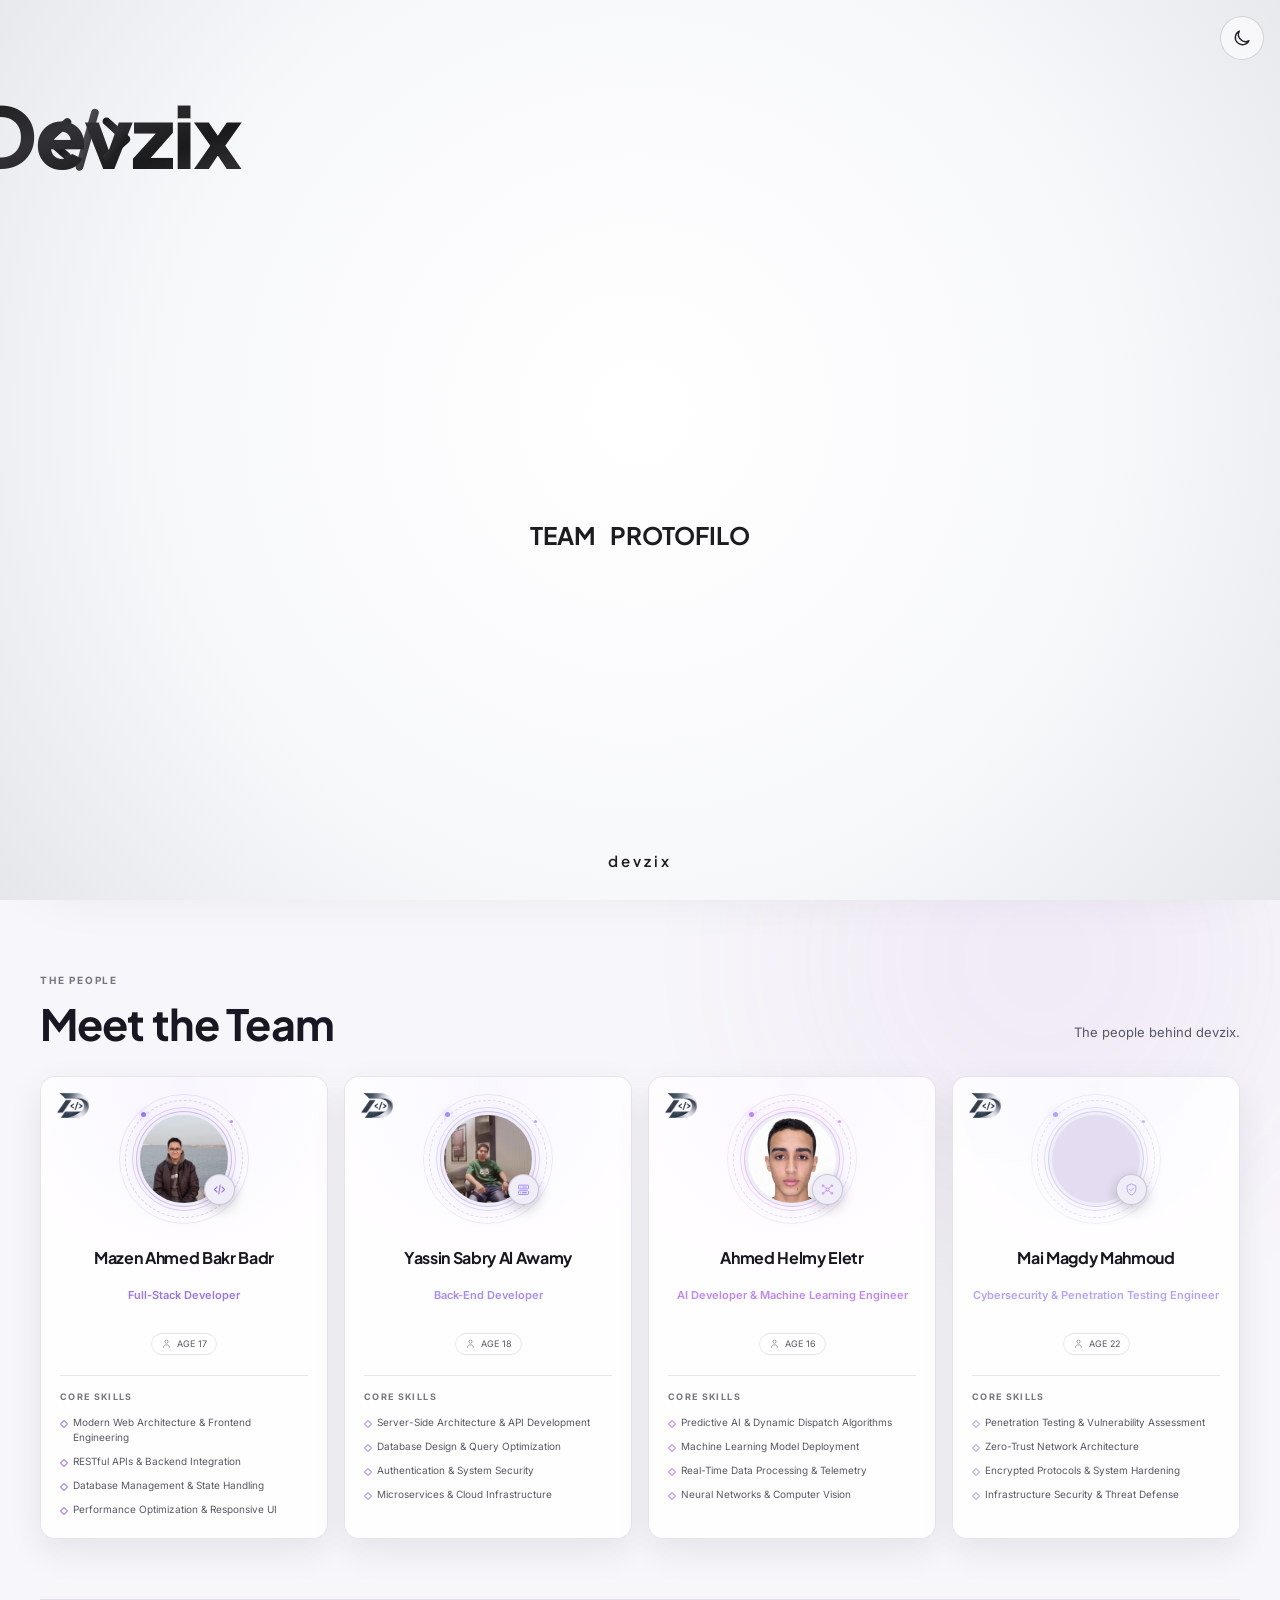
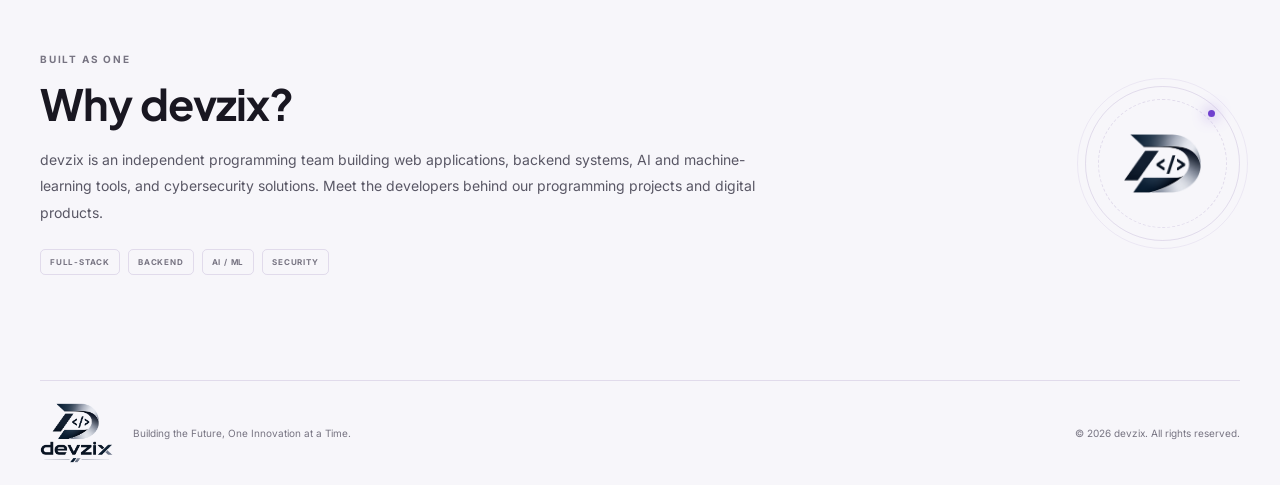
<file: devzix-main/index.html>
<!doctype html>
<html lang="en" dir="ltr">
<head>
  <meta charset="utf-8">
  <meta name="viewport" content="width=device-width, initial-scale=1">
  <meta name="theme-color" content="#f4f7fb">
  <meta name="description" content="devzix is an independent programming team building web, backend, AI, and cybersecurity projects. Meet the developers behind our software solutions.">
  <meta property="og:title" content="devzix — Programming Team">
  <meta property="og:description" content="Meet devzix, an independent programming team building web, backend, AI, and cybersecurity projects.">
  <meta property="og:type" content="website">
  <meta name="twitter:card" content="summary">
  <link rel="icon" href="./favicon.ico?v=2" sizes="48x48">
  <link rel="icon" type="image/svg+xml" href="./favicon.svg?v=2">
  <link rel="icon" type="image/png" sizes="32x32" href="./favicon-32x32.png?v=2">
  <link rel="icon" type="image/png" sizes="16x16" href="./favicon-16x16.png?v=2">
  <link rel="apple-touch-icon" sizes="180x180" href="./apple-touch-icon.png?v=2">
  <link rel="preload" as="image" href="./assets/images/team/mazen.webp" type="image/webp" fetchpriority="high">
  <link rel="preload" as="image" href="./assets/images/team/yassen.webp" type="image/webp" fetchpriority="high">
  <link rel="preload" as="image" href="./assets/images/team/ahmed.png" type="image/png" fetchpriority="high">
  <link rel="preload" as="image" href="./assets/images/team/mai.jpeg" type="image/jpeg" fetchpriority="high">
  <title>devzix — Programming Team</title>
  <link rel="preconnect" href="https://fonts.googleapis.com">
  <link rel="preconnect" href="https://fonts.gstatic.com" crossorigin>
  <link href="https://fonts.googleapis.com/css2?family=DM+Sans:wght@400;500;600;700&family=IBM+Plex+Mono:wght@400;500;600&family=IBM+Plex+Sans+Arabic:wght@400;500;600;700&family=Inter:wght@400;500;600&family=Plus+Jakarta+Sans:ital,wght@0,500;0,600;0,700;0,800;1,700&family=Playfair+Display:ital,wght@1,800&family=Space+Grotesk:wght@400;500;600;700&display=swap" rel="stylesheet">
  <script>
    (function () {
      var savedTheme = null;
      var savedLanguage = null;
      try {
        savedTheme = window.localStorage.getItem('devzix-theme');
        savedLanguage = window.localStorage.getItem('devzix-language');
      } catch (error) {}
      var theme = savedTheme === 'light' || savedTheme === 'dark' ? savedTheme : 'light';
      var language = savedLanguage === 'ar' ? 'ar' : 'en';
      document.documentElement.setAttribute('data-intro-theme', theme);
      document.documentElement.lang = language;
      document.documentElement.dir = language === 'ar' ? 'rtl' : 'ltr';
    })();
  </script>
  <link rel="stylesheet" href="./css/style.css">
  <script src="./js/script.js" defer></script>
</head>
<body class="light-mode">
  <div id="intro" data-intro-theme="light">
  <button id="intro-theme-toggle" type="button" aria-label="Switch to light mode">
    <svg class="intro-sun" viewBox="0 0 24 24" fill="none" aria-hidden="true"><circle cx="12" cy="12" r="4"/><path d="M12 2v2m0 16v2M4.93 4.93l1.42 1.42m11.3 11.3 1.42 1.42M2 12h2m16 0h2M4.93 19.07l1.42-1.42m11.3-11.3 1.42-1.42"/></svg>
    <svg class="intro-moon" viewBox="0 0 24 24" fill="none" aria-hidden="true"><path d="M20.3 15.2A8.5 8.5 0 0 1 8.8 3.7 8.6 8.6 0 1 0 20.3 15.2Z"/></svg>
  </button>
<svg viewBox="300 260 1320 560" preserveAspectRatio="xMidYMid meet" xmlns="http://www.w3.org/2000/svg">
  <defs>
    <!-- Translucent Frosted Glass Base Gradient -->
    <linearGradient id="intro-appleGlassSurface" x1="15%" y1="0%" x2="85%" y2="100%">
      <stop offset="0%" style="stop-color: var(--intro-glass-1); stop-opacity: var(--intro-glass-opacity-1)"/>
      <stop offset="40%" style="stop-color: var(--intro-glass-2); stop-opacity: var(--intro-glass-opacity-2)"/>
      <stop offset="80%" style="stop-color: var(--intro-glass-3); stop-opacity: var(--intro-glass-opacity-3)"/>
      <stop offset="100%" style="stop-color: var(--intro-glass-4); stop-opacity: var(--intro-glass-opacity-4)"/>
    </linearGradient>

    <!-- Razor-Sharp Prismatic Glass Perimeter (Top Specular Highlight) -->
    <linearGradient id="intro-glassSpecularRim" x1="0%" y1="0%" x2="0%" y2="100%">
      <stop offset="0%" style="stop-color: var(--intro-rim-1); stop-opacity: var(--intro-rim-opacity-1)"/>
      <stop offset="25%" style="stop-color: var(--intro-rim-2); stop-opacity: var(--intro-rim-opacity-2)"/>
      <stop offset="65%" style="stop-color: var(--intro-rim-3); stop-opacity: var(--intro-rim-opacity-3)"/>
      <stop offset="100%" style="stop-color: var(--intro-rim-4); stop-opacity: var(--intro-rim-opacity-4)"/>
    </linearGradient>

    <!-- Inner Beveled Glass Caustic Reflection -->
    <linearGradient id="intro-innerBevelGleam" x1="0%" y1="0%" x2="0%" y2="100%">
      <stop offset="0%" style="stop-color: var(--intro-bevel-1); stop-opacity: var(--intro-bevel-opacity-1)"/>
      <stop offset="15%" style="stop-color: var(--intro-bevel-2); stop-opacity: var(--intro-bevel-opacity-2)"/>
      <stop offset="85%" style="stop-color: var(--intro-bevel-3); stop-opacity: var(--intro-bevel-opacity-3)"/>
      <stop offset="100%" style="stop-color: var(--intro-bevel-4); stop-opacity: var(--intro-bevel-opacity-4)"/>
    </linearGradient>

    <!-- VisionOS Curved Horizon Reflection Highlight -->
    <linearGradient id="intro-curvedHorizonSheen" x1="0%" y1="0%" x2="100%" y2="60%">
      <stop offset="0%" style="stop-color: var(--intro-sheen-1); stop-opacity: var(--intro-sheen-opacity-1)"/>
      <stop offset="50%" style="stop-color: var(--intro-sheen-2); stop-opacity: var(--intro-sheen-opacity-2)"/>
      <stop offset="100%" style="stop-color: var(--intro-sheen-3); stop-opacity: var(--intro-sheen-opacity-3)"/>
    </linearGradient>

    <!-- Deep Space Titanium for Vector Elements and Brand Typography -->
    <linearGradient id="intro-darkTitanium" x1="0%" y1="0%" x2="100%" y2="100%">
      <stop offset="0%" style="stop-color: var(--intro-ink-1); stop-opacity: var(--intro-ink-opacity-1)"/>
      <stop offset="40%" style="stop-color: var(--intro-ink-2); stop-opacity: var(--intro-ink-opacity-2)"/>
      <stop offset="70%" style="stop-color: var(--intro-ink-3); stop-opacity: var(--intro-ink-opacity-3)"/>
      <stop offset="100%" style="stop-color: var(--intro-ink-4); stop-opacity: var(--intro-ink-opacity-4)"/>
    </linearGradient>

    <!-- TACTILE FROSTED GLASS TEXTURE (Procedural Optical Micro-Grain) -->
    <filter id="intro-frostedGlassTexture" x="0%" y="0%" width="100%" height="100%">
      <feTurbulence type="fractalNoise" baseFrequency="0.82" numOctaves="4" result="rawNoise"/>
      <feColorMatrix type="matrix" values="
        0.35 0    0    0 0.75
        0    0.35 0    0 0.75
        0    0    0.38 0 0.78
        0    0    0    0.28 0" in="rawNoise" result="frostedGrain"/>
      <feComposite in="frostedGrain" in2="SourceGraphic" operator="in"/>
    </filter>

    <!-- Multi-Layered VisionOS Elevated Glass Shadows -->
    <filter id="intro-appleGlassElevation" x="-40%" y="-40%" width="180%" height="200%">
      <feDropShadow dx="0" dy="35" stdDeviation="45" flood-color="var(--intro-shadow-1)" flood-opacity="0.09"/>
      <feDropShadow dx="0" dy="12" stdDeviation="18" flood-color="var(--intro-shadow-2)" flood-opacity="0.05"/>
      <feDropShadow dx="0" dy="2" stdDeviation="3" flood-color="var(--intro-shadow-3)" flood-opacity="0.03"/>
    </filter>

    <style>
      <![CDATA[
      /* --- Apple Motion Curves --- */

      /* 1. Main Capsule Float, Scale & Entrance */
      @keyframes intro-glassPillEntrance {
        0% {
          transform: translate(960px, 460px) scale(0.9);
          opacity: 0;
          filter: blur(14px);
        }
        14% {
          transform: translate(960px, 460px) scale(1.0);
          opacity: 1;
          filter: blur(0px);
        }
        82% {
          transform: translate(960px, 460px) scale(1.0);
          opacity: 1;
          filter: blur(0px);
        }
        94%, 100% {
          transform: translate(960px, 460px) scale(1.03);
          opacity: 0;
          filter: blur(10px);
        }
      }

      /* 2. Frosted Capsule Seamless Morphing Expansion */
      @keyframes intro-glassPillExpand {
        0%, 14% {
          width: 220px;
          x: -110px;
        }
        32%, 82% {
          width: 1200px;
          x: -600px;
        }
        94%, 100% {
          width: 220px;
          x: -110px;
        }
      }

      /* Inner Bevel Match */
      @keyframes intro-glassInnerExpand {
        0%, 14% {
          width: 212px;
          x: -106px;
        }
        32%, 82% {
          width: 1192px;
          x: -596px;
        }
        94%, 100% {
          width: 212px;
          x: -106px;
        }
      }

      /* 3. Left Bracket Smooth Glide */
      @keyframes intro-leftBracketSlide {
        0%, 14% {
          transform: translateX(0px);
        }
        32%, 82% {
          transform: translateX(-445px);
        }
        94%, 100% {
          transform: translateX(0px);
        }
      }

      /* 4. Slash Smooth Glide */
      @keyframes intro-slashSlide {
        0%, 14% {
          transform: translateX(0px);
        }
        32%, 82% {
          transform: translateX(-385px);
        }
        94%, 100% {
          transform: translateX(0px);
        }
      }

      /* 5. Right Bracket Smooth Glide */
      @keyframes intro-rightBracketSlide {
        0%, 14% {
          transform: translateX(0px);
        }
        32%, 82% {
          transform: translateX(445px);
        }
        94%, 100% {
          transform: translateX(0px);
        }
      }

      /* 6. Clean Typography Reveal Without Any Vertical Bar Line */
      @keyframes intro-textRevealClean {
        0%, 30% {
          -webkit-clip-path: inset(0 100% 0 0);
          clip-path: inset(0 100% 0 0);
          opacity: 0;
          transform: translateX(-18px);
        }
        32% {
          opacity: 1;
        }
        48%, 82% {
          -webkit-clip-path: inset(0 0% 0 0);
          clip-path: inset(0 0% 0 0);
          opacity: 1;
          transform: translateX(0px);
        }
        92%, 100% {
          -webkit-clip-path: inset(0 0% 0 0);
          clip-path: inset(0 0% 0 0);
          opacity: 0;
        }
      }

      /* 7. Subtitle Entrance Sequence */
      @keyframes intro-appleSubtitleSequence {
        0%, 42% {
          opacity: 0;
          transform: translateY(24px) scale(0.96);
          letter-spacing: 0.18em;
          filter: blur(6px);
        }
        58%, 82% {
          opacity: 1;
          transform: translateY(0) scale(1.0);
          letter-spacing: 0.32em;
          filter: blur(0px);
        }
        92%, 100% {
          opacity: 0;
          transform: translateY(-10px);
        }
      }

      /* Class Bindings */
      #intro .glass-container {
        animation: intro-glassPillEntrance 6.4s cubic-bezier(0.16, 1, 0.3, 1) infinite;
      }
      #intro .glass-body {
        animation: intro-glassPillExpand 6.4s cubic-bezier(0.16, 1, 0.3, 1) infinite;
      }
      #intro .glass-inner {
        animation: intro-glassInnerExpand 6.4s cubic-bezier(0.16, 1, 0.3, 1) infinite;
      }
      #intro .bracket-left {
        animation: intro-leftBracketSlide 6.4s cubic-bezier(0.16, 1, 0.3, 1) infinite;
      }
      #intro .slash-item {
        animation: intro-slashSlide 6.4s cubic-bezier(0.16, 1, 0.3, 1) infinite;
      }
      #intro .bracket-right {
        animation: intro-rightBracketSlide 6.4s cubic-bezier(0.16, 1, 0.3, 1) infinite;
      }
      #intro .text-clean-wipe {
        animation: intro-textRevealClean 6.4s cubic-bezier(0.16, 1, 0.3, 1) infinite;
      }
      #intro .sub-title-large {
        font-family: 'Plus Jakarta Sans', sans-serif;
        font-size: 42px;
        font-weight: 700;
        fill: var(--intro-sub-color);
        animation: intro-appleSubtitleSequence 6.4s cubic-bezier(0.16, 1, 0.3, 1) infinite;
      }
      ]]>
    </style>
  </defs>

  <!-- Morphing Apple Glassmorphic Pill -->
  <g class="glass-container">
    <!-- Layer 1: Translucent Refractive Surface with Multi-tier Elevation Drop Shadow -->
    <rect class="glass-body" 
          y="-110" 
          height="220" 
          rx="110" 
          fill="url(#intro-appleGlassSurface)" 
          stroke="url(#intro-glassSpecularRim)" 
          stroke-width="2.2" 
          filter="url(#intro-appleGlassElevation)"/>

    <!-- Layer 2: Tactile Frosted Glass Grain / Micro-Etched Optical Texture -->
    <rect class="glass-body" 
          y="-110" 
          height="220" 
          rx="110" 
          fill="var(--intro-glass-texture)" 
          filter="url(#intro-frostedGlassTexture)" 
          opacity="var(--intro-glass-texture-opacity)" 
          style="mix-blend-mode: overlay; pointer-events: none;"/>

    <!-- Layer 3: Inner Prismatic Bevel (Simulates Realistic Glass Thickness) -->
    <rect class="glass-inner" 
          y="-106" 
          height="212" 
          rx="106" 
          fill="none" 
          stroke="url(#intro-innerBevelGleam)" 
          stroke-width="1.8"/>

    <!-- Layer 4: Upper Horizon Arc Sheen (Apple Curved Glass Luster) -->
    <rect class="glass-inner" 
          y="-106" 
          height="100" 
          rx="100" 
          fill="url(#intro-curvedHorizonSheen)"/>

    <!-- Left Bracket < (Dark Titanium Precision Sculpture) -->
    <g class="bracket-left">
      <g transform="scale(3.4) translate(-24, -24)">
        <path fill="url(#intro-darkTitanium)" d="M14,35a2,2,0,0,0,1.3-3.5L7,24l8.3-7.5a2,2,0,0,0-2.6-3l-10,9a2,2,0,0,0,0,3l10,9A1.9,1.9,0,0,0,14,35Z"/>
      </g>
    </g>

    <!-- Slash Accent / (Obsidian Precision) -->
    <g class="slash-item">
      <g transform="scale(3.4) translate(-24, -24)">
        <path fill="url(#intro-darkTitanium)" opacity="0.88" d="M20,40h-.5a2,2,0,0,1-1.4-2.5l8-27.9a2,2,0,0,1,3.8,1l-8,28A1.9,1.9,0,0,1,20,40Z"/>
      </g>
    </g>

    <!-- Hero Brand Title "Devzix" (Clean Reveal with Zero Vertical Cursor Line) -->
    <g class="text-clean-wipe">
      <text x="35" y="52" 
            font-family="'Plus Jakarta Sans', sans-serif" 
            font-size="148" 
            font-weight="800" 
            fill="url(#intro-darkTitanium)" 
            text-anchor="middle" 
            letter-spacing="-3.2px">
        Devzix
      </text>
    </g>

    <!-- Right Bracket > (Dark Titanium Precision Sculpture) -->
    <g class="bracket-right">
      <g transform="scale(3.4) translate(-24, -24)">
        <path fill="url(#intro-darkTitanium)" d="M34,35a2,2,0,0,1-1.3-3.5L41,24l-8.3-7.5a2,2,0,1,1,2.6-3l10,9a2,2,0,0,1,0,3l-10,9A1.9,1.9,0,0,1,34,35Z"/>
      </g>
    </g>
  </g>

  <!-- Subtitle -->
  <g transform="translate(960, 705)">
    <text class="sub-title-large" text-anchor="middle" x="0" y="0">
      TEAM&#160;PROTOFILO
    </text>
  </g>
</svg>
  <div class="intro-wordmark">devzix</div>
  </div>
  <div class="ambient ambient-one" aria-hidden="true"></div>
  <div class="ambient ambient-two" aria-hidden="true"></div>
  <header class="site-header" id="top">
    <div class="header-inner">
      <a class="brand" href="#top" aria-label="devzix home">
        <img class="logo logo-light" src="./assets/images/logo-light.png" alt="Devzix logo" width="1005" height="829" loading="eager">
        <img class="logo logo-dark" src="./assets/images/logo-dark.png" alt="Devzix logo" width="840" height="765" loading="eager">
      </a>
      <div class="header-actions">
        <div class="lang-switch" id="languageToggle" role="group" aria-label="Language" dir="ltr" data-lang-active="en">
          <span class="lang-thumb" aria-hidden="true"></span>
          <button class="lang-btn" type="button" data-lang="en" aria-pressed="true">EN</button>
          <button class="lang-btn" type="button" data-lang="ar" aria-pressed="false">AR</button>
        </div>
        <button class="theme-toggle" id="themeToggle" type="button" aria-label="Switch to light mode" title="Switch theme">
          <svg class="icon-moon" viewBox="0 0 24 24" fill="none" aria-hidden="true"><path d="M20.3 15.2A8.5 8.5 0 0 1 8.8 3.7 8.6 8.6 0 1 0 20.3 15.2Z" stroke="currentColor" stroke-width="1.7" stroke-linecap="round" stroke-linejoin="round"/></svg>
          <svg class="icon-sun" viewBox="0 0 24 24" fill="none" aria-hidden="true"><circle cx="12" cy="12" r="4" stroke="currentColor" stroke-width="1.7"/><path d="M12 2v2m0 16v2M4.93 4.93l1.42 1.42m11.3 11.3 1.42 1.42M2 12h2m16 0h2M4.93 19.07l1.42-1.42m11.3-11.3 1.42-1.42" stroke="currentColor" stroke-width="1.7" stroke-linecap="round"/></svg>
        </button>
      </div>
    </div>
  </header>

  <main>
    <section class="hero section-shell" aria-labelledby="heroTitle">
      <div class="hero-copy reveal">
        <div class="eyebrow"><span class="status-dot"></span><span data-i18n="heroEyebrow">INDEPENDENT TECHNOLOGY TEAM</span></div>
        <div class="hero-wordmark-row">
          <h1 id="heroTitle">devzix</h1>
          <div class="hero-visual hero-visual-mobile reveal">
            <img class="hero-logo logo-light" src="./assets/images/logo-emblem-light.png" alt="Devzix logo" width="640" height="492" loading="eager">
            <img class="hero-logo logo-dark" src="./assets/images/logo-emblem-dark.png" alt="Devzix logo" width="540" height="450" loading="eager">
          </div>
        </div>
        <p class="hero-tagline" data-i18n="tagline">Building the Future, One Innovation at a Time.</p>
        <p class="hero-description" data-i18n="heroDescription">A multidisciplinary team bringing full-stack craft, intelligent systems, and security together to build what’s next.</p>
        <div class="hero-specialties" aria-label="Team disciplines" data-i18n-aria="specialtiesLabel">
          <span data-i18n="discipline1">Full-Stack Development</span><span data-i18n="discipline2">Backend Engineering</span><span data-i18n="discipline3">AI &amp; Machine Learning</span><span data-i18n="discipline4">Cybersecurity</span>
        </div>
        <a class="text-link" href="#team"><span data-i18n="meetLink">Meet the team</span><svg viewBox="0 0 20 20" fill="none" aria-hidden="true"><path d="M4 10h12m-5-5 5 5-5 5" stroke="currentColor" stroke-width="1.6" stroke-linecap="round" stroke-linejoin="round"/></svg></a>
      </div>
      <div class="hero-visual reveal">
        <img class="hero-logo logo-light" src="./assets/images/logo-emblem-light.png" alt="Devzix logo" width="640" height="492" loading="eager">
        <img class="hero-logo logo-dark" src="./assets/images/logo-emblem-dark.png" alt="Devzix logo" width="540" height="450" loading="eager">
      </div>
    </section>

    <section class="launch section-shell reveal" aria-labelledby="launchTitle">
      <div class="launch-copy">
        <div class="eyebrow"><span data-i18n="launchEyebrow">THE NEXT MILESTONE</span></div>
        <h2 id="launchTitle" data-i18n="launchTitle">Our portfolio is<br>almost ready.</h2>
        <p data-i18n="launchDescription">A closer look at what we make, how we think, and where we’re headed.</p>
      </div>
      <div class="countdown" aria-label="Time until the end of this month" data-i18n-aria="countdownLabel" aria-live="off">
        <div class="count-unit"><span class="count-number" id="days">00</span><span class="count-label" data-i18n="days">DAYS</span></div><span class="count-colon">:</span>
        <div class="count-unit"><span class="count-number" id="hours">00</span><span class="count-label" data-i18n="hours">HOURS</span></div><span class="count-colon">:</span>
        <div class="count-unit"><span class="count-number" id="minutes">00</span><span class="count-label" data-i18n="minutes">MINUTES</span></div><span class="count-colon">:</span>
        <div class="count-unit"><span class="count-number" id="seconds">00</span><span class="count-label" data-i18n="seconds">SECONDS</span></div>
      </div>
      <div class="launch-foot"><span class="launch-line"></span><span id="launchNote" data-i18n="countdownNote">A new chapter, at the close of this month.</span><span class="launch-pulse"></span></div>
    </section>

    <section class="team-section section-shell" id="team" aria-labelledby="teamTitle">
      <div class="section-heading reveal">
        <div><div class="eyebrow"><span data-i18n="teamEyebrow">THE PEOPLE</span></div><h2 id="teamTitle" data-i18n="teamTitle">Meet the Team</h2></div>
        <p data-i18n="teamSubtitle">The people behind devzix.</p>
      </div>
      <div class="team-grid" id="teamGrid" aria-live="polite"></div>
    </section>

    <section class="about-section section-shell" aria-labelledby="aboutTitle">
      <div class="about-rule reveal"></div>
      <div class="about-content reveal">
        <div class="eyebrow"><span data-i18n="aboutEyebrow">BUILT AS ONE</span></div>
        <h2 id="aboutTitle" data-i18n="aboutTitle">Why devzix?</h2>
        <p data-i18n="aboutText">Great technology happens when disciplines meet. We bring Full-Stack Development, Backend Systems, Artificial Intelligence, Machine Learning, and Cybersecurity into one team — creating digital solutions that are scalable, secure, and built to think ahead.</p>
        <div class="about-tags"><span data-i18n="tagFullstack">FULL-STACK</span><span data-i18n="tagBackend">BACKEND</span><span data-i18n="tagAi">AI / ML</span><span data-i18n="tagSecurity">SECURITY</span></div>
      </div>
      <div class="about-mark reveal">
        <div class="orbit-badge-inner">
          <img class="orbit-logo logo-light" src="./assets/images/logo-emblem-light.png" alt="Devzix logo" width="640" height="492" loading="eager">
          <img class="orbit-logo logo-dark" src="./assets/images/logo-emblem-dark.png" alt="Devzix logo" width="540" height="450" loading="eager">
        </div>
        <i aria-hidden="true"></i>
      </div>
    </section>

      </main>

  <footer class="site-footer section-shell">
    <a class="brand footer-brand" href="#top" aria-label="devzix home"><img class="logo logo-light" src="./assets/images/logo-light.png" alt="Devzix logo" width="1005" height="829" loading="eager"><img class="logo logo-dark" src="./assets/images/logo-dark.png" alt="Devzix logo" width="840" height="765" loading="eager"></a>
    <p class="footer-tagline" data-i18n="tagline">Building the Future, One Innovation at a Time.</p>
    <span class="copyright" data-i18n="copyright">© 2026 devzix. All rights reserved.</span>
  </footer>
</body>
</html>
</file>
<file: devzix-main/css/style.css>
:root{color-scheme:dark;--bg-primary:#080d17;--bg-secondary:#0d1421;--card-background:rgba(15,23,37,.86);--surface:#111b2b;--text-primary:#f1f5fb;--text-secondary:#9aa7ba;--text-muted:#6d7a90;--border-color:rgba(145,167,197,.14);--border-strong:rgba(145,167,197,.23);--accent-color:#62b8f4;--accent-bright:#8bd7ff;--accent-soft:rgba(80,174,236,.13);--shadow:0 22px 70px rgba(0,0,0,.23);--header-bg:rgba(8,13,23,.77);--grid-line:rgba(113,160,199,.045);font-family:var(--font-body);font-synthesis:none;text-rendering:optimizeLegibility}*{box-sizing:border-box}html{scroll-behavior:smooth;scroll-padding-top:92px}body{margin:0;min-width:320px;background:var(--bg-primary);color:var(--text-primary);font-family:var(--font-body);line-height:1.6;overflow-x:hidden;transition:background-color .35s,color .35s}body:before{content:"";position:fixed;inset:0;z-index:-2;pointer-events:none;background-image:linear-gradient(var(--grid-line) 1px,transparent 1px),linear-gradient(90deg,var(--grid-line) 1px,transparent 1px);background-size:76px 76px;mask-image:linear-gradient(to bottom,black,transparent 70%)}body.light-mode{color-scheme:light;--bg-primary:#f4f7fb;--bg-secondary:#edf2f8;--card-background:rgba(255,255,255,.86);--surface:#fff;--text-primary:#101b2c;--text-secondary:#536175;--text-muted:#7b8798;--border-color:rgba(45,73,110,.14);--border-strong:rgba(45,73,110,.24);--accent-color:#147bc0;--accent-bright:#0874ba;--accent-soft:rgba(34,137,204,.1);--shadow:0 22px 65px rgba(31,58,91,.09);--header-bg:rgba(245,248,252,.84);--grid-line:rgba(53,101,146,.055)}button,a{-webkit-tap-highlight-color:transparent}a{color:inherit;text-decoration:none}button{font:inherit}.ambient{position:absolute;pointer-events:none;z-index:-1;border-radius:50%;filter:blur(100px);opacity:.12}.ambient-one{width:min(55vw,740px);height:min(55vw,740px);top:70px;left:25%;background:#1265a8}.ambient-two{width:min(38vw,480px);height:min(38vw,480px);top:720px;right:0;background:#1b5484;opacity:.08}.section-shell{width:min(100% - 64px,1200px);margin-inline:auto}.site-header{position:sticky;top:0;z-index:20;width:100%;border-bottom:1px solid var(--border-color);background:var(--header-bg);backdrop-filter:blur(18px);-webkit-backdrop-filter:blur(18px);animation:header-in .6s ease both}.header-inner{width:min(100% - 64px,1200px);height:76px;margin:auto;display:flex;align-items:center;justify-content:space-between}.brand{display:inline-flex;align-items:center;gap:10px}.logo{display:block;flex:0 0 auto;height:44px;width:auto;object-fit:contain}.logo-dark{display:none}:root[data-intro-theme="dark"] .logo-light{display:none}:root[data-intro-theme="dark"] .logo-dark{display:block}.footer-brand .logo{height:60px}@media(max-width:680px){.brand:not(.footer-brand) .logo{height:38px}}.header-actions{display:flex;align-items:center;gap:12px}.theme-toggle{height:38px;border:0;background:transparent;color:var(--text-secondary);cursor:pointer;transition:color .2s,background-color .2s}.theme-toggle:hover{color:var(--text-primary)}.theme-toggle{width:38px;display:grid;place-items:center;border:1px solid var(--border-color);border-radius:12px}.theme-toggle svg{width:18px;height:18px}.icon-sun{display:none}.light-mode .icon-moon{display:none}.light-mode .icon-sun{display:block}.theme-toggle:focus-visible,.brand:focus-visible,.text-link:focus-visible{outline:2px solid var(--accent-bright);outline-offset:4px;border-radius:4px}.hero{min-height:0;display:grid;grid-template-columns:minmax(0,1fr);align-items:center;padding-top:76px;padding-bottom:83px;gap:0}.hero-copy{position:relative;z-index:1}.eyebrow{display:flex;align-items:center;gap:10px;color:var(--text-muted);font-size:10px;font-weight:700;letter-spacing:.18em}.status-dot{width:7px;height:7px;flex:none;border-radius:50%;background:var(--accent-bright);box-shadow:0 0 0 4px var(--accent-soft),0 0 13px rgba(90,190,245,.6)}.hero h1{margin:27px 0 5px;font:800 clamp(68px,9.2vw,112px)/.98 var(--font-heading);letter-spacing:-.02em}.hero-tagline{margin:22px 0 11px;color:var(--text-primary);font:600 clamp(17px,2vw,21px)/1.4 var(--font-body);letter-spacing:normal}.hero-description{max-width:470px;margin:0;color:var(--text-secondary);font-size:15px;line-height:1.85}.hero-specialties{max-width:530px;display:flex;flex-wrap:wrap;align-items:center;gap:9px 11px;margin-top:24px;color:var(--text-muted);font-size:11px}.text-link{display:inline-flex;align-items:center;gap:11px;margin-top:32px;color:var(--accent-bright);font-size:12px;font-weight:700}.text-link svg{width:17px;height:17px;transition:transform .2s}.text-link:hover svg{transform:translateX(4px)}.launch{position:relative;min-height:232px;padding:40px 44px 31px;border:1px solid var(--border-color);border-radius:16px;background:linear-gradient(112deg,var(--card-background),rgba(17,28,44,.48));display:grid;grid-template-columns:1fr 1.1fr;align-items:center;column-gap:30px;box-shadow:var(--shadow);overflow:hidden}.light-mode .launch{background:linear-gradient(112deg,rgba(255,255,255,.9),rgba(240,246,252,.74))}.launch:after{content:"";position:absolute;right:-80px;top:-130px;width:320px;height:320px;border-radius:50%;background:rgba(51,158,218,.075);filter:blur(65px);pointer-events:none}.launch-copy .eyebrow{margin-bottom:13px}.launch h2{margin:0;font:700 clamp(24px,3.1vw,34px)/1.18 var(--font-heading);letter-spacing:-.02em}.launch-copy>p{margin:10px 0 0;color:var(--text-secondary);font-size:12px}.countdown{position:relative;z-index:1;display:flex;align-items:center;justify-content:space-between;gap:8px;padding:10px 3px 0}.count-unit{min-width:46px;display:flex;flex-direction:column;align-items:center;gap:5px}.count-number{font:700 clamp(29px,4vw,43px)/1 var(--font-heading);letter-spacing:-.02em;font-variant-numeric:tabular-nums;transition:transform .2s,color .2s;color:var(--text-primary)}.count-number.tick{transform:translateY(-3px);color:var(--accent-bright)}.count-label{color:var(--text-muted);font-size:8px;font-weight:700;letter-spacing:.13em}.count-colon{align-self:flex-start;padding-top:7px;color:var(--accent-color);font-size:23px;font-weight:400;opacity:.6}.launch-foot{grid-column:1/-1;align-self:end;display:flex;align-items:center;gap:10px;margin-top:22px;color:var(--text-muted);font-size:10px}.launch-line{width:32px;height:1px;background:var(--accent-color);opacity:.7}.launch-pulse{margin-left:auto;width:6px;height:6px;background:var(--accent-bright);border-radius:50%;box-shadow:0 0 12px var(--accent-bright)}.team-section{padding-top:112px}.section-heading{display:flex;align-items:end;justify-content:space-between;margin-bottom:28px}.section-heading .eyebrow{margin-bottom:11px}.section-heading h2,.about-content h2{margin:0;font:700 clamp(30px,4.2vw,43px)/1.15 var(--font-heading);letter-spacing:-.02em}.section-heading>p{margin:0 0 6px;color:var(--text-secondary);font-size:13px}.team-grid{display:grid;grid-template-columns:repeat(4,minmax(0,1fr));gap:16px}.team-card{--member-accent:#66c2f5;position:relative;min-width:0;min-height:434px;padding:23px 19px 21px;border:1px solid var(--border-color);border-radius:15px;background:var(--card-background);box-shadow:0 12px 35px rgba(0,0,0,.08);overflow:hidden;transition:transform .28s ease,border-color .28s ease,box-shadow .28s ease,background-color .35s}.team-card-logo{position:absolute;top:16px;inset-inline-start:16px;width:32px;height:auto;z-index:2;pointer-events:none;opacity:.85}.team-card:before{content:"";position:absolute;inset:0;background:radial-gradient(circle at 50% 2%,color-mix(in srgb,var(--member-accent) 12%,transparent),transparent 40%);opacity:.8;pointer-events:none}.team-card:hover{transform:translateY(-6px);border-color:color-mix(in srgb,var(--member-accent) 50%,var(--border-color));box-shadow:0 18px 46px rgba(0,0,0,.18),0 0 32px color-mix(in srgb,var(--member-accent) 10%,transparent)}.team-card[data-member="yassen"]{--member-accent:#85aaff}.team-card[data-member="ahmed"]{--member-accent:#a5a0ff}.team-card[data-member="mai"]{--member-accent:#61d8c6}.member-top{position:relative;display:flex;align-items:center;justify-content:center;height:118px;margin-bottom:16px}.member-photo-wrap{position:relative;width:96px;height:96px;border-radius:50%;padding:3px;border:1px solid color-mix(in srgb,var(--member-accent) 46%,transparent);background:var(--bg-secondary);box-shadow:0 0 24px color-mix(in srgb,var(--member-accent) 14%,transparent);transition:transform .3s}.team-card:hover .member-photo-wrap{transform:scale(1.055)}.member-photo-picture{display:block;width:100%;height:100%}.member-photo{display:block;width:100%;height:100%;border-radius:50%;object-fit:cover;object-position:center 35%;background:var(--accent-soft)}.member-role-icon{position:absolute;right:-4px;bottom:1px;width:31px;height:31px;display:grid;place-items:center;border-radius:50%;border:1px solid var(--border-strong);background:var(--bg-secondary);color:var(--member-accent);box-shadow:0 4px 13px rgba(0,0,0,.2)}.member-role-icon svg{width:15px;height:15px}.member-head{text-align:center;position:relative}.member-name{min-height:47px;display:flex;align-items:center;justify-content:center;margin:0;color:var(--text-primary);font:700 16px/1.35 var(--font-heading);letter-spacing:-.02em}.member-title{min-height:34px;margin:6px 0 10px;color:var(--member-accent);font-size:11px;font-weight:600;line-height:1.5}.age-badge{display:inline-flex;align-items:center;gap:5px;padding:3px 9px;border:1px solid var(--border-color);border-radius:99px;color:var(--text-secondary);font-size:9px}.age-badge svg{width:11px;height:11px;color:var(--text-muted)}.card-divider{height:1px;margin:18px 0 14px;background:var(--border-color)}.skills-title{margin:0 0 11px;color:var(--text-muted);font-size:9px;font-weight:700;letter-spacing:.15em}.skills-list{display:flex;flex-direction:column;gap:9px;margin:0;padding:0;list-style:none}.skills-list li{position:relative;padding-inline-start:13px;color:var(--text-secondary);font-size:10px;line-height:1.5}.skills-list li:before{content:"";position:absolute;inset-inline-start:1px;top:.55em;width:4px;height:4px;border:1px solid var(--member-accent);border-radius:1px;transform:rotate(45deg);transition:background .2s,box-shadow .2s}.team-card:hover .skills-list li:before{background:var(--member-accent);box-shadow:0 0 7px var(--member-accent)}.about-section{position:relative;display:grid;grid-template-columns:1fr auto;align-items:center;gap:55px;padding-top:112px;padding-bottom:105px}.about-rule{position:absolute;top:60px;inset-inline:0;height:1px;background:var(--border-color)}.about-content{max-width:740px}.about-content .eyebrow{margin-bottom:12px}.about-content p{max-width:720px;margin:18px 0 22px;color:var(--text-secondary);font-size:14px;line-height:1.9}.about-tags{display:flex;flex-wrap:wrap;gap:8px}.about-tags span{padding:6px 9px;border:1px solid var(--border-color);border-radius:5px;color:var(--text-muted);font-size:8px;font-weight:700;letter-spacing:.1em}.about-mark{position:relative;width:155px;height:155px;display:grid;place-items:center;border:1px solid var(--border-color);border-radius:50%}.about-mark .orbit-badge-inner{position:absolute;inset:0;display:flex;align-items:center;justify-content:center}.orbit-badge-inner .orbit-logo{width:50%;height:auto;object-fit:contain;display:block;margin:0 auto;z-index:1}.orbit-badge-inner .orbit-logo.logo-dark{display:none}:root[data-intro-theme="dark"] .orbit-badge-inner .orbit-logo.logo-light{display:none}:root[data-intro-theme="dark"] .orbit-badge-inner .orbit-logo.logo-dark{display:block}.about-mark:before,.about-mark:after{content:"";position:absolute;inset:12px;border:1px dashed var(--border-color);border-radius:50%}.about-mark:after{inset:-9px;border-style:solid;opacity:.5}.about-mark i{position:absolute;top:23px;right:24px;width:7px;height:7px;background:var(--accent-bright);border-radius:50%;box-shadow:0 0 15px var(--accent-bright)}.site-footer{min-height:93px;padding-top:22px;padding-bottom:22px;border-top:1px solid var(--border-color);display:flex;align-items:center;gap:20px}.footer-tagline{margin:0;color:var(--text-muted);font-size:10px}.copyright{margin-inline-start:auto;color:var(--text-muted);font-size:10px}.reveal{opacity:0;transform:translateY(18px);transition:opacity .7s ease,transform .7s cubic-bezier(.2,.7,.2,1)}.reveal.is-visible{opacity:1;transform:translateY(0)}@keyframes header-in{from{opacity:0;transform:translateY(-7px)}to{opacity:1;transform:translateY(0)}}[dir="rtl"]{font-family:var(--font-body)}[dir="rtl"] h1,[dir="rtl"] h2,[dir="rtl"] .member-name{font-family:var(--font-heading)}[dir="rtl"] .member-title{font-family:var(--font-body)}[dir="rtl"] .text-link svg{transform:scaleX(-1)}[dir="rtl"] .text-link:hover svg{transform:scaleX(-1) translateX(4px)}[dir="rtl"] .count-colon{direction:ltr}[dir="rtl"] .about-mark i{right:auto;left:24px}@media(min-width:1400px){.team-card{padding-inline:22px;min-height:440px}}@media(max-width:1000px){.section-shell,.header-inner{width:min(100% - 48px,900px)}.hero{min-height:0;gap:0}.team-grid{grid-template-columns:repeat(2,minmax(0,1fr));gap:18px}.team-card{min-height:410px;padding-inline:24px}.member-name{font-size:18px}.member-title{font-size:12px}.skills-list li{font-size:11px}.launch{padding-inline:32px}.about-section{gap:35px}}@media(max-width:680px){.section-shell,.header-inner{width:calc(100% - 36px)}.header-inner{height:66px}.header-actions{gap:12px}.hero{min-height:auto;grid-template-columns:1fr;padding-top:73px;padding-bottom:52px;gap:18px}.hero h1{font-size:clamp(67px,18vw,100px);margin-top:23px}.hero-description{font-size:14px}.hero-specialties{gap:8px 9px;font-size:10px}.launch{min-height:auto;grid-template-columns:1fr;padding:27px 23px 23px;row-gap:19px}.launch h2{font-size:28px}.countdown{padding:7px 0 0}.count-unit{min-width:45px}.count-number{font-size:clamp(30px,8vw,40px)}.count-label{font-size:7px}.count-colon{font-size:20px}.launch-foot{margin-top:4px;font-size:9px}.team-section{padding-top:77px}.section-heading{align-items:flex-start;flex-direction:column;gap:7px;margin-bottom:23px}.section-heading h2,.about-content h2{font-size:35px}.section-heading>p{margin:0}.team-grid{grid-template-columns:1fr;gap:14px}.team-card{min-height:0;padding:22px 23px 23px}.team-card-logo{width:26px}.member-top{height:106px;margin-bottom:12px}.member-photo-wrap{width:88px;height:88px}.member-name{min-height:0;font-size:18px}.member-title{min-height:0;margin:5px 0 9px;font-size:12px}.card-divider{margin:16px 0 13px}.skills-list{gap:8px}.skills-list li{font-size:11px}.about-section{grid-template-columns:1fr;padding-top:84px;padding-bottom:72px;gap:25px}.about-rule{top:40px}.about-content p{font-size:13px}.about-mark{position:absolute;width:93px;height:93px;inset-inline-end:0;top:70px;opacity:.74}.about-mark:before{inset:8px}.about-mark:after{inset:-5px}.about-mark i{top:13px;inset-inline-end:14px}.about-content{padding-inline-end:5px}.about-content h2{padding-inline-end:75px}.site-footer{min-height:125px;display:grid;grid-template-columns:1fr auto;gap:8px 15px;padding-top:20px;padding-bottom:20px}.footer-tagline{grid-column:1/-1;grid-row:2}.copyright{grid-column:1/-1;grid-row:3;margin:0}.footer-brand{grid-column:1;grid-row:1}}@media(max-width:390px){.section-shell,.header-inner{width:calc(100% - 28px)}.hero-specialties{max-width:335px}.launch{padding-inline:17px}.countdown{gap:3px}.count-unit{min-width:39px}.count-label{letter-spacing:.08em}.count-number{font-size:30px}.count-colon{font-size:18px}.header-actions{gap:12px}}@media(prefers-reduced-motion:reduce){*,*::before,*::after{scroll-behavior:auto!important;animation-duration:.01ms!important;animation-iteration-count:1!important;transition-duration:.01ms!important}.reveal{opacity:1;transform:none}}

#intro .sub-title-large{word-spacing:.42em}
@media(max-width:599px){#intro .sub-title-large{word-spacing:.58em}}

/* devzix identity refresh — graphite, restrained violet, and soft lavender. */
:root{color-scheme:dark;--bg-primary:#09090f;--bg-secondary:#11111b;--card-background:rgba(18,18,29,.9);--surface:#171722;--text-primary:#f5f5f7;--text-secondary:#a1a1aa;--text-muted:#777783;--border-color:rgba(167,139,250,.16);--border-strong:rgba(167,139,250,.25);--accent-color:#8b5cf6;--accent-bright:#a78bfa;--accent-soft:rgba(139,92,246,.15);--shadow:0 22px 70px rgba(0,0,0,.32);--header-bg:rgba(9,9,15,.82);--grid-line:rgba(167,139,250,.035);font-family:var(--font-body)}
body{font-family:var(--font-body);background-color:var(--bg-primary)}
body.light-mode{color-scheme:light;--bg-primary:#f7f6fa;--bg-secondary:#efedf5;--card-background:rgba(255,255,255,.9);--surface:#fff;--text-primary:#191721;--text-secondary:#595765;--text-muted:#777482;--border-color:rgba(110,81,164,.16);--border-strong:rgba(110,81,164,.26);--accent-color:#7542d7;--accent-bright:#7040ce;--accent-soft:rgba(124,82,208,.1);--shadow:0 22px 65px rgba(43,30,69,.09);--header-bg:rgba(248,247,251,.88);--grid-line:rgba(110,81,164,.045)}
.ambient-one{background:#633bb3;opacity:.11}.ambient-two{background:#a65dcc;opacity:.065}

.hero h1,.launch h2,.section-heading h2,.about-content h2,.count-number{font-family:var(--font-heading)}
.text-link,.count-colon,.launch-line{color:var(--accent-bright)}.status-dot{background:var(--accent-bright);box-shadow:0 0 0 4px var(--accent-soft),0 0 12px rgba(167,139,250,.38)}
.launch{background:linear-gradient(112deg,var(--card-background),rgba(19,18,29,.55))}.light-mode .launch{background:linear-gradient(112deg,rgba(255,255,255,.92),rgba(244,241,250,.82))}.launch:after{background:rgba(139,92,246,.055)}.launch-pulse{background:var(--accent-bright);box-shadow:0 0 10px rgba(167,139,250,.55)}
.team-card{--member-accent:#9b75ef}.team-card[data-member="yassen"]{--member-accent:#a78bfa}.team-card[data-member="ahmed"]{--member-accent:#c084fc}.team-card[data-member="mai"]{--member-accent:#b4a2ff}.team-card:before{background:radial-gradient(circle at 50% 2%,color-mix(in srgb,var(--member-accent) 8%,transparent),transparent 43%)}.team-card:hover{box-shadow:0 18px 42px rgba(0,0,0,.17),0 0 26px color-mix(in srgb,var(--member-accent) 8%,transparent)}
.member-photo-wrap{isolation:isolate;z-index:1;border-color:color-mix(in srgb,var(--member-accent) 42%,transparent);box-shadow:0 0 22px color-mix(in srgb,var(--member-accent) 12%,transparent)}.member-photo-wrap:before{content:"";position:absolute;inset:-18px;border:1px solid color-mix(in srgb,var(--member-accent) 17%,transparent);border-radius:50%;pointer-events:none;animation:ring-breathe 4.8s ease-in-out infinite}.member-photo-wrap:after{content:"";position:absolute;inset:-5px;border:1px solid color-mix(in srgb,var(--member-accent) 31%,transparent);border-radius:50%;pointer-events:none}.member-photo{position:relative;z-index:1}.orbit-track{position:absolute;inset:-12px;border:1px dashed color-mix(in srgb,var(--member-accent) 33%,transparent);border-radius:50%;pointer-events:none;animation:member-orbit 22s linear infinite}.orbit-track:before{content:"";position:absolute;left:13%;top:9%;width:5px;height:5px;border-radius:50%;background:var(--member-accent);box-shadow:0 0 9px color-mix(in srgb,var(--member-accent) 65%,transparent)}.orbit-track:after{content:"";position:absolute;right:8%;bottom:20%;width:3px;height:3px;border-radius:50%;background:color-mix(in srgb,var(--member-accent) 75%,white);box-shadow:0 0 7px color-mix(in srgb,var(--member-accent) 65%,transparent)}.orbit-satellite{position:absolute;inset:-18px;border:1px solid transparent;border-radius:50%;pointer-events:none;animation:member-orbit 31s linear infinite reverse}.orbit-satellite:after{content:"";position:absolute;right:12%;top:19%;width:3px;height:3px;border-radius:50%;background:var(--member-accent);opacity:.78}.member-role-icon{z-index:3;border-color:var(--border-strong);background:var(--bg-secondary)}
@keyframes member-orbit{to{transform:rotate(360deg)}}@keyframes ring-breathe{0%,100%{opacity:.38;transform:scale(.985)}50%{opacity:.82;transform:scale(1.025)}}
:root[data-intro-theme="light"],
#intro[data-intro-theme="light"] {
  --intro-background: radial-gradient(circle at 50% 46%, #FFFFFF 0%, #F7F8FA 60%, #E5E7EB 100%);
  --intro-glass-1: #FFFFFF;
  --intro-glass-opacity-1: .82;
  --intro-rim-1: #FFFFFF;
  --intro-rim-opacity-1: 1;
  --intro-bevel-1: #FFFFFF;
  --intro-bevel-opacity-1: .9;
  --intro-ink-1: #161617;
  --intro-ink-opacity-1: 1;
  --intro-glass-2: #FFFFFF;
  --intro-glass-opacity-2: .48;
  --intro-rim-2: #FFFFFF;
  --intro-rim-opacity-2: .75;
  --intro-bevel-2: #FFFFFF;
  --intro-bevel-opacity-2: .2;
  --intro-ink-2: #323236;
  --intro-ink-opacity-2: 1;
  --intro-glass-3: #F2F3F7;
  --intro-glass-opacity-3: .38;
  --intro-rim-3: #C7C8D1;
  --intro-rim-opacity-3: .4;
  --intro-bevel-3: #FFFFFF;
  --intro-bevel-opacity-3: 0;
  --intro-ink-3: #1A1A1C;
  --intro-ink-opacity-3: 1;
  --intro-glass-4: #FFFFFF;
  --intro-glass-opacity-4: .65;
  --intro-rim-4: #FFFFFF;
  --intro-rim-opacity-4: .85;
  --intro-bevel-4: #FFFFFF;
  --intro-bevel-opacity-4: .4;
  --intro-ink-4: #3A3A3E;
  --intro-ink-opacity-4: 1;
  --intro-sheen-1: #FFFFFF;
  --intro-sheen-opacity-1: .5;
  --intro-sheen-2: #FFFFFF;
  --intro-sheen-opacity-2: .15;
  --intro-sheen-3: #FFFFFF;
  --intro-sheen-opacity-3: 0;
  --intro-sub-color: #1D1D1F;
  --intro-glass-texture: #FFFFFF;
  --intro-glass-texture-opacity: .92;
  --intro-shadow-1: #000000;
  --intro-shadow-2: #1A2035;
  --intro-shadow-3: #000000;
  --intro-toggle-background: rgba(255,255,255,.62);
  --intro-toggle-border: rgba(29,29,31,.16);
  --intro-toggle-color: #25242a;
  --intro-toggle-hover: rgba(255,255,255,.84);
}
:root[data-intro-theme="dark"],
#intro[data-intro-theme="dark"] {
  --intro-background: radial-gradient(circle at 50% 46%, #14141A 0%, #0B0B10 60%, #050508 100%);
  --intro-glass-1: #FFFFFF;
  --intro-glass-opacity-1: .14;
  --intro-rim-1: #FFFFFF;
  --intro-rim-opacity-1: .55;
  --intro-bevel-1: #FFFFFF;
  --intro-bevel-opacity-1: .35;
  --intro-ink-1: #FFFFFF;
  --intro-ink-opacity-1: 1;
  --intro-glass-2: #FFFFFF;
  --intro-glass-opacity-2: .07;
  --intro-rim-2: #FFFFFF;
  --intro-rim-opacity-2: .25;
  --intro-bevel-2: #FFFFFF;
  --intro-bevel-opacity-2: .08;
  --intro-ink-2: #E4E4EA;
  --intro-ink-opacity-2: 1;
  --intro-glass-3: #FFFFFF;
  --intro-glass-opacity-3: .05;
  --intro-rim-3: #8A8CA0;
  --intro-rim-opacity-3: .15;
  --intro-bevel-3: #FFFFFF;
  --intro-bevel-opacity-3: 0;
  --intro-ink-3: #F5F5F7;
  --intro-ink-opacity-3: 1;
  --intro-glass-4: #FFFFFF;
  --intro-glass-opacity-4: .12;
  --intro-rim-4: #FFFFFF;
  --intro-rim-opacity-4: .35;
  --intro-bevel-4: #FFFFFF;
  --intro-bevel-opacity-4: .15;
  --intro-ink-4: #C9C9D1;
  --intro-ink-opacity-4: 1;
  --intro-sheen-1: #FFFFFF;
  --intro-sheen-opacity-1: .18;
  --intro-sheen-2: #FFFFFF;
  --intro-sheen-opacity-2: .06;
  --intro-sheen-3: #FFFFFF;
  --intro-sheen-opacity-3: 0;
  --intro-sub-color: #F5F5F7;
  --intro-glass-texture: #FFFFFF;
  --intro-glass-texture-opacity: .18;
  --intro-shadow-1: #000000;
  --intro-shadow-2: #000000;
  --intro-shadow-3: #000000;
  --intro-toggle-background: rgba(27,27,36,.7);
  --intro-toggle-border: rgba(255,255,255,.2);
  --intro-toggle-color: #F5F5F7;
  --intro-toggle-hover: rgba(47,47,60,.88);
}
#intro {
  position: fixed;
  inset: 0;
  z-index: 9999;
  display: flex;
  align-items: center;
  justify-content: center;
  background: var(--intro-background);
  overflow: hidden;
  transition: opacity .6s ease, visibility .6s ease, background .4s ease;
}
#intro svg {
  width: min(88vw, 760px);
  height: auto;
  aspect-ratio: 1320 / 560;
  display: block;
  overflow: visible;
}
#intro.hide { opacity: 0; visibility: hidden; }
#intro stop { transition: stop-color .4s ease, stop-opacity .4s ease; }
#intro svg circle, #intro svg rect, #intro svg path, #intro svg text { transition: fill .4s ease, stroke .4s ease; }
#intro-theme-toggle {
  position: fixed;
  top: max(16px, env(safe-area-inset-top));
  right: max(16px, env(safe-area-inset-right));
  z-index: 10001;
  width: 44px;
  height: 44px;
  display: grid;
  place-items: center;
  padding: 0;
  border: 1px solid var(--intro-toggle-border);
  border-radius: 50%;
  background: var(--intro-toggle-background);
  color: var(--intro-toggle-color);
  -webkit-backdrop-filter: blur(14px);
  backdrop-filter: blur(14px);
  cursor: pointer;
  transition: color .25s ease, background .25s ease, border-color .25s ease, transform .25s ease;
}
#intro-theme-toggle:hover { background: var(--intro-toggle-hover); transform: translateY(-1px); }
#intro-theme-toggle:active { transform: scale(.94); }
#intro-theme-toggle:focus-visible { outline: 2px solid currentColor; outline-offset: 4px; }
#intro-theme-toggle svg { width: 20px; height: 20px; stroke: currentColor; stroke-width: 1.7; stroke-linecap: round; stroke-linejoin: round; }
#intro-theme-toggle .intro-sun, #intro-theme-toggle .intro-moon { display: none; }
#intro[data-intro-theme="dark"] .intro-sun, :root[data-intro-theme="dark"] #intro:not([data-intro-theme]) .intro-sun { display: block; }
#intro[data-intro-theme="light"] .intro-moon, :root[data-intro-theme="light"] #intro:not([data-intro-theme]) .intro-moon { display: block; }
@media (prefers-reduced-motion: reduce) { #intro, #intro-theme-toggle { transition-duration: .01ms; } }

/* Hide scrollbar chrome without changing scroll containers or their behavior. */
html,body{scrollbar-width:none;-ms-overflow-style:none}
*::-webkit-scrollbar{display:none;width:0;height:0}
*::-webkit-scrollbar-corner{background:transparent}
@supports (-webkit-overflow-scrolling:touch){html,body{-webkit-overflow-scrolling:touch}}

/* Typography system */
:root{--font-heading:"Plus Jakarta Sans","IBM Plex Sans Arabic",system-ui,sans-serif;--font-body:"Inter","IBM Plex Sans Arabic",system-ui,sans-serif}
:lang(ar),[dir="rtl"]{--font-heading:"IBM Plex Sans Arabic","Plus Jakarta Sans",system-ui,sans-serif;--font-body:"IBM Plex Sans Arabic","Inter",system-ui,sans-serif}
html,body{font-family:var(--font-body);-webkit-font-smoothing:antialiased;-moz-osx-font-smoothing:grayscale;text-rendering:optimizeLegibility}
h1,h2,h3,h4,h5,h6,.member-name,.count-number{font-family:var(--font-heading)}
body,p,a,button,input,small,label,nav,.hero-tagline,.hero-description,.hero-specialties,.eyebrow,.launch-foot,.count-label,.member-title,.age-badge,.skills-title,.skills-list,.about-tags,.footer-tagline,.copyright{font-family:var(--font-body)}
:lang(ar),:lang(ar) *,[dir="rtl"],[dir="rtl"] *{letter-spacing:0!important;text-transform:none!important}
:lang(ar) p,[dir="rtl"] p{line-height:1.7}
:lang(ar) h1,:lang(ar) h2,:lang(ar) h3,:lang(ar) h4,:lang(ar) h5,:lang(ar) h6,[dir="rtl"] h1,[dir="rtl"] h2,[dir="rtl"] h3,[dir="rtl"] h4,[dir="rtl"] h5,[dir="rtl"] h6,[dir="rtl"] .member-name{line-height:1.4}
@media(max-width:680px){.hero-description,.launch-copy>p,.section-heading>p,.about-content p{font-size:16px}}

/* Hero emblem */
.hero-visual{position:relative;min-width:0;align-self:stretch;display:flex;align-items:center;justify-content:center;isolation:isolate}
.hero-visual::before{content:"";position:absolute;width:min(90%,480px);aspect-ratio:1;border-radius:50%;background:radial-gradient(circle,var(--accent-bright) 0%,transparent 70%);filter:blur(26px);opacity:.2;pointer-events:none;z-index:0}
.hero-logo{position:relative;z-index:1;width:clamp(180px,50vw,280px);max-width:100%;height:auto;object-fit:contain;filter:drop-shadow(0 20px 40px rgba(109,40,217,.2));animation:hero-emblem-float 6s ease-in-out infinite}
.hero-visual.reveal{opacity:0;transform:translateY(18px) scale(.95);transition:opacity .7s ease,transform .7s cubic-bezier(.2,.7,.2,1)}
.hero-visual.reveal.is-visible{opacity:1;transform:translateY(0) scale(1)}
@keyframes hero-emblem-float{0%,100%{transform:translateY(0)}50%{transform:translateY(-12px)}}
@media(min-width:1024px){.hero{grid-template-columns:minmax(0,1fr) minmax(0,1fr);column-gap:42px}.hero-logo{width:clamp(260px,28vw,420px)}}
@media(max-width:1023px){.hero{grid-template-columns:minmax(0,1fr)}.hero-visual{align-self:auto;min-height:clamp(180px,50vw,280px);margin-top:12px}}
/* Responsive logo placement is defined in the mobile wordmark lockup below. */
@media(prefers-reduced-motion:reduce){.hero-logo{animation:none!important}.hero-visual.reveal,.hero-visual.reveal.is-visible{opacity:1;transform:none;transition:none}}

/* Premium typography — scoped to the hero and portfolio announcement. */
:root{--type-primary:#f0eef5;--type-secondary:#b7b3bf;--type-muted:#9d99a6;--type-accent:var(--accent-bright);--font-display:"Space Grotesk","Plus Jakarta Sans","IBM Plex Sans Arabic",sans-serif;--font-editorial:"DM Sans","Inter","IBM Plex Sans Arabic",sans-serif;--font-code:"IBM Plex Mono","IBM Plex Sans Arabic",monospace}
body.light-mode{--type-primary:#201d26;--type-secondary:#56525f;--type-muted:#6b6874;--type-accent:var(--accent-bright)}
body:not(.light-mode){--type-primary:#f0eef5;--type-secondary:#b7b3bf;--type-muted:#9d99a6;--type-accent:var(--accent-bright)}
.hero,.launch{transition:color .3s ease}
.hero .eyebrow,.launch .eyebrow{color:var(--type-muted);font:500 10px/1.45 var(--font-code);letter-spacing:.17em;transition:color .3s ease}
.hero .status-dot{background:var(--type-accent);box-shadow:0 0 0 3px var(--accent-soft);transition:background-color .3s ease,box-shadow .3s ease}
.hero h1{margin:25px 0 10px;color:var(--type-primary);font:600 clamp(70px,9.8vw,122px)/.9 var(--font-display);letter-spacing:-.085em;transition:color .3s ease}

.hero-tagline{max-width:42ch;margin:22px 0 12px;color:var(--type-primary);font:500 clamp(19px,2.15vw,25px)/1.35 var(--font-display);letter-spacing:-.035em;text-wrap:balance;transition:color .3s ease}
.hero-description{max-width:47ch;color:var(--type-secondary);font:400 clamp(14px,1.2vw,15.5px)/1.82 var(--font-editorial);transition:color .3s ease}
.hero-specialties{gap:9px 11px;color:var(--type-muted);font:500 10.5px/1.6 var(--font-code);letter-spacing:.005em;transition:color .3s ease}

.hero .text-link{gap:10px;color:var(--type-accent);font:600 11px/1.45 var(--font-editorial);letter-spacing:.025em;transition:color .25s ease}
.hero .text-link svg{color:var(--type-accent);transition:color .25s ease,transform .2s ease}
.hero .text-link:hover{color:var(--type-primary)}
.hero .text-link:hover svg{color:var(--type-primary)}
.launch .eyebrow{margin-bottom:14px}

.launch h2{color:var(--type-primary);font:600 clamp(27px,3.1vw,38px)/1.15 var(--font-display);letter-spacing:-.045em;transition:color .3s ease}
.launch-copy>p{max-width:46ch;color:var(--type-secondary);font:400 13px/1.75 var(--font-editorial);transition:color .3s ease}
.count-number{color:var(--type-primary);font:600 clamp(34px,4.1vw,48px)/1 var(--font-display);letter-spacing:-.055em;font-variant-numeric:tabular-nums;font-feature-settings:"tnum" 1;transition:color .25s ease,transform .2s ease}
.count-number.tick{color:var(--type-accent)}
.count-label{color:var(--type-muted);font:500 9px/1.3 var(--font-code);letter-spacing:.13em;transition:color .3s ease}
.count-colon{color:var(--type-accent);font:400 20px/1 var(--font-display);opacity:.55;transition:color .3s ease}
.launch-foot{color:var(--type-muted);font:400 10px/1.55 var(--font-editorial);transition:color .3s ease}
.launch-line{background:var(--type-accent)}
.launch-pulse{background:var(--type-accent);box-shadow:0 0 9px color-mix(in srgb,var(--type-accent) 48%,transparent)}
[dir="rtl"] .hero h1{letter-spacing:-.07em;text-align:right;direction:ltr}
[dir="rtl"] .hero .eyebrow,[dir="rtl"] .hero-specialties,[dir="rtl"] .launch .eyebrow,[dir="rtl"] .count-label{font-family:"IBM Plex Sans Arabic",var(--font-editorial);letter-spacing:0}
[dir="rtl"] .hero-tagline,[dir="rtl"] .launch h2{letter-spacing:0}
@media(max-width:680px){.hero h1{font-size:clamp(66px,16vw,88px)}.hero-tagline{font-size:clamp(18px,5vw,22px)}.launch h2{font-size:clamp(26px,7vw,31px)}.count-number{font-size:clamp(32px,8vw,40px)}.count-label{font-size:8px}}

/* Mobile brand lockup and requested hero type */
.hero h1{font-family:"Playfair Display",serif;font-weight:800;font-style:italic;letter-spacing:-.01em}

.hero .hero-tagline,.hero .hero-description{font-family:"Plus Jakarta Sans",var(--font-body);font-weight:700;font-style:italic}
.hero-wordmark-row{display:block}
.hero-visual-mobile{display:none}
@media(max-width:1023px){
  .hero{overflow-x:clip}
  .hero-wordmark-row{display:flex;align-items:center;justify-content:space-between;gap:12px;flex-wrap:nowrap;margin:25px 0 10px;min-width:0}
  .hero-wordmark-row h1{flex:1;min-width:0;margin:0;white-space:nowrap;font-size:clamp(56px,16vw,66px);letter-spacing:-.01em}
  .hero>.hero-visual:not(.hero-visual-mobile){display:none}
  .hero-visual-mobile{position:relative;align-self:center;display:flex;flex:0 0 clamp(84px,26vw,130px);justify-content:center;align-items:center;width:clamp(84px,26vw,130px);max-width:100%;min-width:0;min-height:0;height:auto;aspect-ratio:1.2;margin:0;overflow:visible;isolation:isolate}
  .hero-visual-mobile::before{inset:0;width:78%;max-width:100%;height:auto;aspect-ratio:1;margin:auto;border-radius:50%;background:radial-gradient(circle,var(--accent-bright) 0%,transparent 70%);filter:blur(24px);opacity:.18}
  .hero-visual-mobile .hero-logo{width:100%;max-width:100%;height:auto;flex-shrink:0;object-fit:contain;animation:hero-emblem-float-row 6s ease-in-out infinite}
}
[dir="rtl"] .hero h1{letter-spacing:-.01em}
:lang(ar) .hero .hero-tagline,:lang(ar) .hero .hero-description,[dir="rtl"] .hero .hero-tagline,[dir="rtl"] .hero .hero-description{font-family:var(--font-body);font-weight:700;font-style:normal}
@keyframes hero-emblem-float-row{0%,100%{transform:translateY(0)}50%{transform:translateY(-6px)}}
.hero-specialties{display:flex;flex-wrap:wrap;column-gap:20px;row-gap:8px;font-family:"Plus Jakarta Sans",var(--font-body);font-weight:700;font-style:italic}
:lang(ar) .hero-specialties,[dir="rtl"] .hero-specialties{font-family:var(--font-body);font-weight:700;font-style:normal;letter-spacing:0}
#intro .intro-wordmark{position:absolute;z-index:2;left:50%;bottom:max(32px,env(safe-area-inset-bottom));transform:translateX(-50%);color:var(--intro-sub-color);font-family:"Plus Jakarta Sans",sans-serif;font-size:15px;font-weight:600;letter-spacing:.2em;line-height:1;text-transform:lowercase;white-space:nowrap;pointer-events:none;opacity:0;animation:intro-wordmark-fade-in .8s ease 1s forwards}
@keyframes intro-wordmark-fade-in{to{opacity:1}}
@media(max-width:768px){.site-footer{display:flex;flex-direction:column;align-items:center;justify-content:center;gap:8px;text-align:center}.site-footer .copyright{margin-inline-start:0}}
.lang-switch{display:inline-grid;grid-template-columns:1fr 1fr;position:relative;height:38px;padding:4px;border:1px solid var(--border-color);border-radius:999px;background:var(--bg-secondary);vertical-align:middle}
.lang-btn{position:relative;z-index:1;display:grid;place-items:center;min-width:44px;padding:0 12px;border:0;border-radius:999px;background:transparent;color:var(--text-secondary);font:700 12px/1 var(--font-body);letter-spacing:.08em;cursor:pointer;transition:color .2s ease}
.lang-btn[aria-pressed="true"]{color:#fff}
html[lang="ar"] .lang-btn[data-lang="en"],html[lang="en"] .lang-btn[data-lang="ar"]{color:var(--text-secondary)}
html[lang="ar"] .lang-btn[data-lang="ar"],html[lang="en"] .lang-btn[data-lang="en"]{color:#fff}
.lang-btn:not([aria-pressed="true"]):hover{color:var(--text-primary)}
.lang-btn:focus-visible{outline:2px solid var(--accent-bright);outline-offset:2px}
.lang-thumb{position:absolute;top:4px;bottom:4px;left:4px;width:calc(50% - 4px);border-radius:999px;background:var(--accent-color);transition:transform .3s cubic-bezier(.4,0,.2,1);pointer-events:none}
.lang-switch[data-lang-active="ar"] .lang-thumb,html[lang="ar"] .lang-switch .lang-thumb{transform:translateX(100%)}
@media(max-width:479px){.lang-switch{height:38px}.lang-btn{padding:0 10px}}
@media(prefers-reduced-motion:reduce){.lang-thumb{transition:none}}
body:not(.light-mode) .lang-thumb{background:color-mix(in srgb,var(--accent-color) 90%,#000)}
</file>
